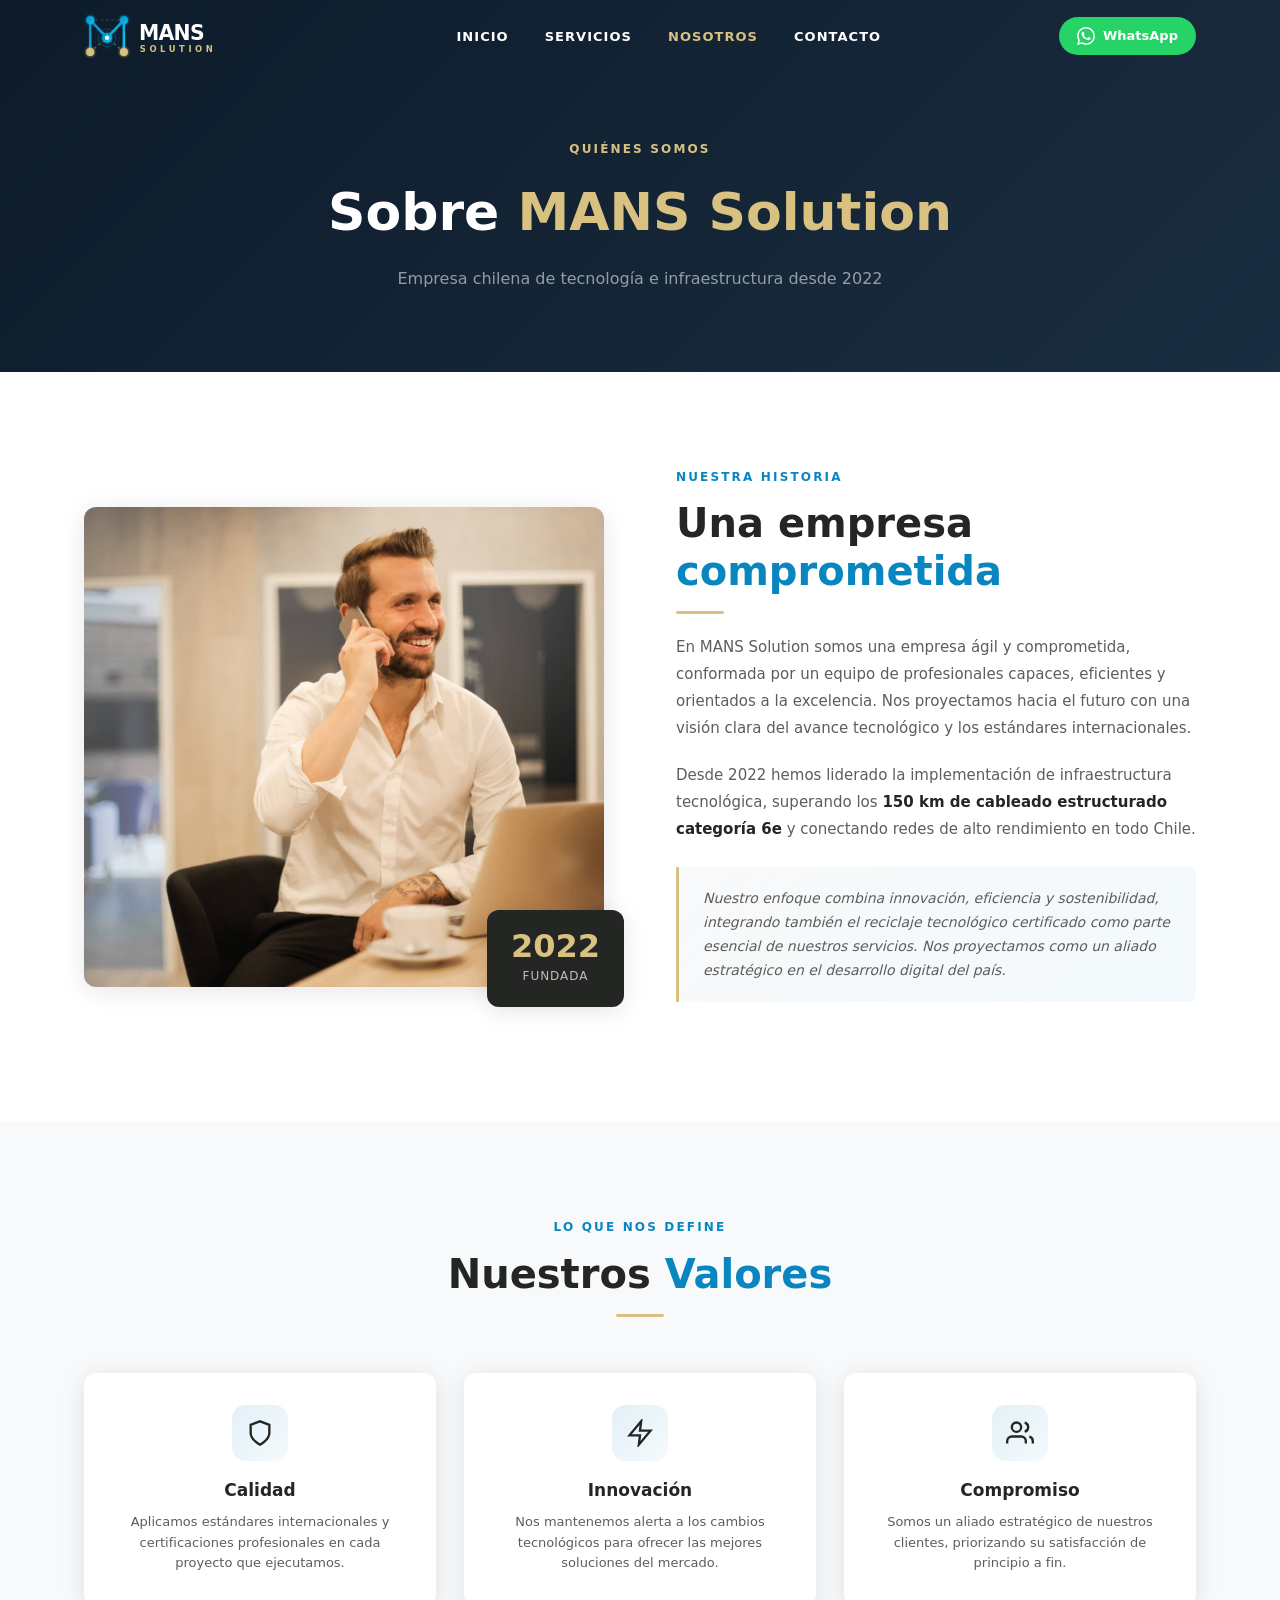
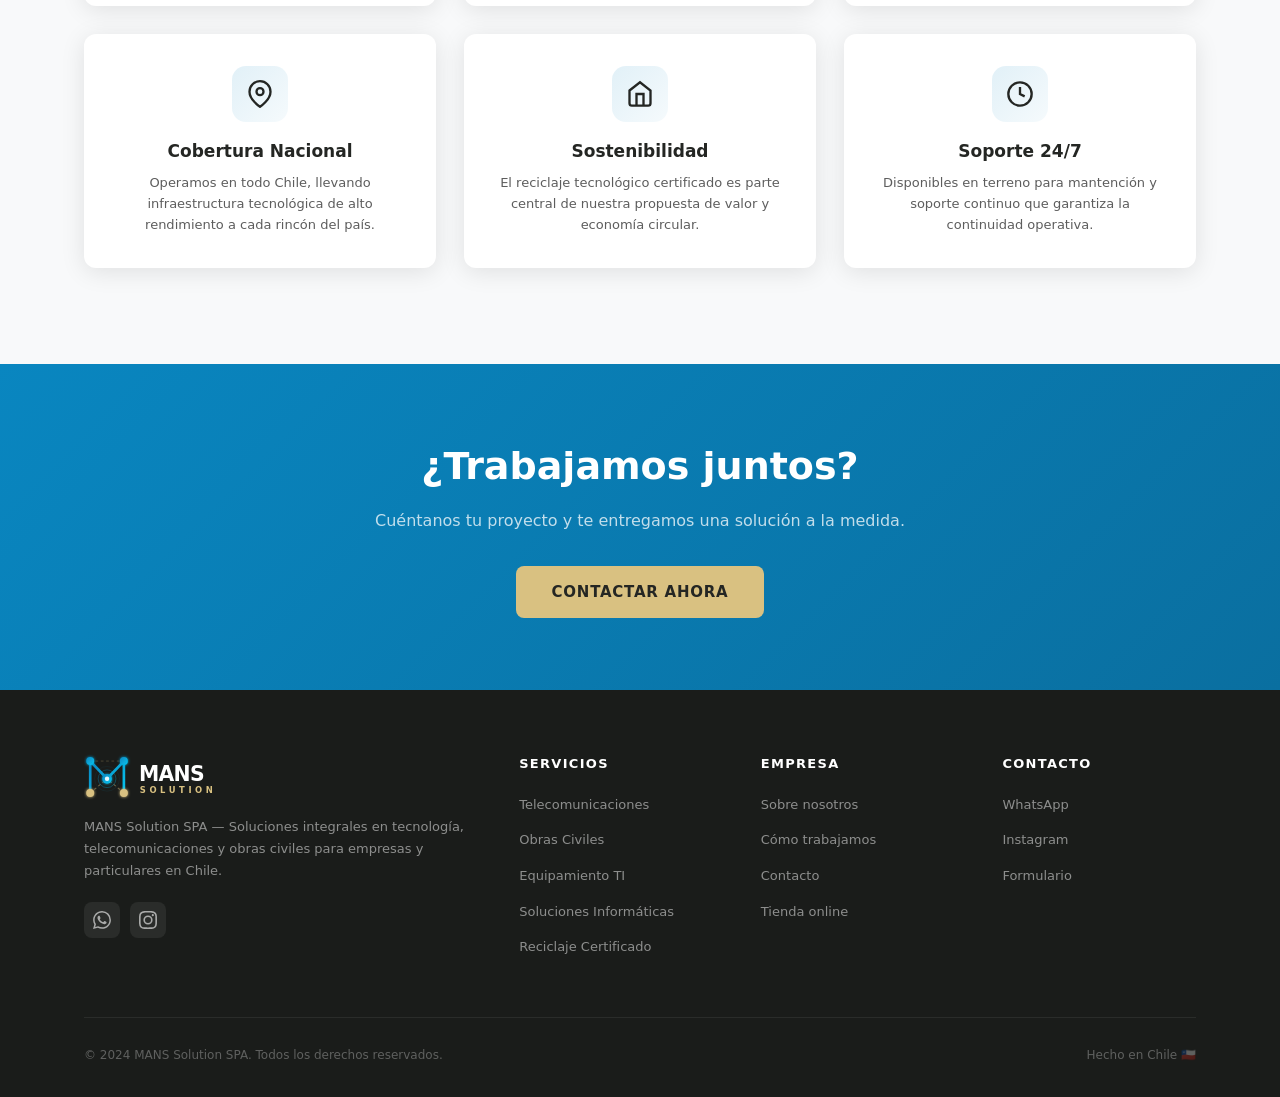
<file: about.html>
<!DOCTYPE html>
<html lang="es">
<head>
  <meta charset="UTF-8" />
  <meta name="viewport" content="width=device-width, initial-scale=1.0" />
  <title>Sobre Nosotros — MANS Solution</title>
  <meta name="description" content="Conoce a MANS Solution SPA, empresa chilena especializada en telecomunicaciones, obras civiles y soluciones TI desde 2022." />
  <link rel="icon" type="image/png" href="assets/images/logo.svg" />
  <link rel="preconnect" href="https://fonts.googleapis.com" />
  <link rel="preconnect" href="https://fonts.gstatic.com" crossorigin />
  <link href="https://fonts.googleapis.com/css2?family=Inter:wght@400;500;600;700;800&display=swap" rel="stylesheet" />
  <link rel="stylesheet" href="assets/css/style.css" />
</head>
<body>

  <!-- NAVBAR -->
  <nav class="navbar scrolled" aria-label="Navegación principal">
    <div class="container">
      <div class="navbar-inner">
        <a class="navbar-logo" href="index.html" aria-label="MANS Solution inicio">
          <img src="assets/images/logo.svg" alt="MANS Solution" />
        </a>
        <button class="hamburger" aria-label="Abrir menú">
          <span></span><span></span><span></span>
        </button>
        <ul class="navbar-menu">
          <li><a href="index.html">Inicio</a></li>
          <li><a href="index.html#servicios">Servicios</a></li>
          <li><a href="about.html" class="active">Nosotros</a></li>
          <li><a href="contact.html">Contacto</a></li>
        </ul>
        <div class="navbar-cta">
          <a class="btn-whatsapp" href="https://wa.me/message/4JNHH3KZWH4RF1" target="_blank" rel="noopener">
            <svg viewBox="0 0 24 24"><path d="M17.472 14.382c-.297-.149-1.758-.867-2.03-.967-.273-.099-.471-.148-.67.15-.197.297-.767.966-.94 1.164-.173.199-.347.223-.644.075-.297-.15-1.255-.463-2.39-1.475-.883-.788-1.48-1.761-1.653-2.059-.173-.297-.018-.458.13-.606.134-.133.298-.347.446-.52.149-.174.198-.298.298-.497.099-.198.05-.371-.025-.52-.075-.149-.669-1.612-.916-2.207-.242-.579-.487-.5-.669-.51-.173-.008-.371-.01-.57-.01-.198 0-.52.074-.792.372-.272.297-1.04 1.016-1.04 2.479 0 1.462 1.065 2.875 1.213 3.074.149.198 2.096 3.2 5.077 4.487.709.306 1.262.489 1.694.625.712.227 1.36.195 1.871.118.571-.085 1.758-.719 2.006-1.413.248-.694.248-1.289.173-1.413-.074-.124-.272-.198-.57-.347m-5.421 7.403h-.004a9.87 9.87 0 01-5.031-1.378l-.361-.214-3.741.982.998-3.648-.235-.374a9.86 9.86 0 01-1.51-5.26c.001-5.45 4.436-9.884 9.888-9.884 2.64 0 5.122 1.03 6.988 2.898a9.825 9.825 0 012.893 6.994c-.003 5.45-4.437 9.884-9.885 9.884m8.413-18.297A11.815 11.815 0 0012.05 0C5.495 0 .16 5.335.157 11.892c0 2.096.547 4.142 1.588 5.945L.057 24l6.305-1.654a11.882 11.882 0 005.683 1.448h.005c6.554 0 11.89-5.335 11.893-11.893a11.821 11.821 0 00-3.48-8.413Z"/></svg>
            WhatsApp
          </a>
        </div>
      </div>
    </div>
  </nav>

  <!-- PAGE HERO -->
  <div class="page-hero">
    <div class="container">
      <div class="section-eyebrow" style="color:var(--gold);margin-bottom:12px;">Quiénes somos</div>
      <h1>Sobre <span style="color:var(--gold);">MANS Solution</span></h1>
      <p>Empresa chilena de tecnología e infraestructura desde 2022</p>
    </div>
  </div>

  <!-- ABOUT MAIN -->
  <section class="about">
    <div class="container">
      <div class="about-grid">
        <div class="about-img-wrap fade-in">
          <img class="about-img-main" src="assets/images/2023/10/image1.jpg" alt="Equipo MANS Solution" loading="lazy" />
          <div class="about-img-badge">
            <strong>2022</strong>
            <span>Fundada</span>
          </div>
        </div>
        <div class="about-content fade-in fade-in-delay-1">
          <div class="section-eyebrow">Nuestra historia</div>
          <h2 class="section-title">Una empresa <span>comprometida</span></h2>
          <div class="gold-line"></div>
          <p style="font-size:15px;color:var(--gray);line-height:1.8;margin-bottom:20px;">
            En MANS Solution somos una empresa ágil y comprometida, conformada por un equipo de profesionales capaces, eficientes y orientados a la excelencia. Nos proyectamos hacia el futuro con una visión clara del avance tecnológico y los estándares internacionales.
          </p>
          <p style="font-size:15px;color:var(--gray);line-height:1.8;margin-bottom:20px;">
            Desde 2022 hemos liderado la implementación de infraestructura tecnológica, superando los <strong style="color:var(--dark)">150 km de cableado estructurado categoría 6e</strong> y conectando redes de alto rendimiento en todo Chile.
          </p>
          <div class="about-highlight">
            <p>Nuestro enfoque combina innovación, eficiencia y sostenibilidad, integrando también el reciclaje tecnológico certificado como parte esencial de nuestros servicios. Nos proyectamos como un aliado estratégico en el desarrollo digital del país.</p>
          </div>
        </div>
      </div>
    </div>
  </section>

  <!-- VALUES -->
  <section class="about-values">
    <div class="container">
      <div class="section-header centered">
        <div class="section-eyebrow fade-in">Lo que nos define</div>
        <h2 class="section-title fade-in">Nuestros <span>Valores</span></h2>
        <div class="gold-line fade-in"></div>
      </div>
      <div class="values-grid">
        <div class="value-card fade-in">
          <div class="value-icon">
            <svg viewBox="0 0 24 24"><path d="M12 22s8-4 8-10V5l-8-3-8 3v7c0 6 8 10 8 10z" stroke="currentColor" stroke-width="2" fill="none"/></svg>
          </div>
          <h3>Calidad</h3>
          <p>Aplicamos estándares internacionales y certificaciones profesionales en cada proyecto que ejecutamos.</p>
        </div>
        <div class="value-card fade-in fade-in-delay-1">
          <div class="value-icon">
            <svg viewBox="0 0 24 24"><path d="M13 2L3 14h9l-1 8 10-12h-9l1-8z" stroke="currentColor" stroke-width="2" fill="none"/></svg>
          </div>
          <h3>Innovación</h3>
          <p>Nos mantenemos alerta a los cambios tecnológicos para ofrecer las mejores soluciones del mercado.</p>
        </div>
        <div class="value-card fade-in fade-in-delay-2">
          <div class="value-icon">
            <svg viewBox="0 0 24 24"><path d="M17 21v-2a4 4 0 0 0-4-4H5a4 4 0 0 0-4 4v2M9 11a4 4 0 1 0 0-8 4 4 0 0 0 0 8zM23 21v-2a4 4 0 0 0-3-3.87M16 3.13a4 4 0 0 1 0 7.75" stroke="currentColor" stroke-width="2" fill="none"/></svg>
          </div>
          <h3>Compromiso</h3>
          <p>Somos un aliado estratégico de nuestros clientes, priorizando su satisfacción de principio a fin.</p>
        </div>
        <div class="value-card fade-in">
          <div class="value-icon">
            <svg viewBox="0 0 24 24"><path d="M21 10c0 7-9 13-9 13s-9-6-9-13a9 9 0 0 1 18 0z" stroke="currentColor" stroke-width="2" fill="none"/><circle cx="12" cy="10" r="3" stroke="currentColor" stroke-width="2" fill="none"/></svg>
          </div>
          <h3>Cobertura Nacional</h3>
          <p>Operamos en todo Chile, llevando infraestructura tecnológica de alto rendimiento a cada rincón del país.</p>
        </div>
        <div class="value-card fade-in fade-in-delay-1">
          <div class="value-icon">
            <svg viewBox="0 0 24 24"><path d="M3 9l9-7 9 7v11a2 2 0 0 1-2 2H5a2 2 0 0 1-2-2z" stroke="currentColor" stroke-width="2" fill="none"/><polyline points="9 22 9 12 15 12 15 22" stroke="currentColor" stroke-width="2" fill="none"/></svg>
          </div>
          <h3>Sostenibilidad</h3>
          <p>El reciclaje tecnológico certificado es parte central de nuestra propuesta de valor y economía circular.</p>
        </div>
        <div class="value-card fade-in fade-in-delay-2">
          <div class="value-icon">
            <svg viewBox="0 0 24 24"><circle cx="12" cy="12" r="10" stroke="currentColor" stroke-width="2" fill="none"/><polyline points="12 6 12 12 16 14" stroke="currentColor" stroke-width="2" fill="none"/></svg>
          </div>
          <h3>Soporte 24/7</h3>
          <p>Disponibles en terreno para mantención y soporte continuo que garantiza la continuidad operativa.</p>
        </div>
      </div>
    </div>
  </section>

  <!-- CTA -->
  <div class="cta-strip">
    <div class="container">
      <h2 class="fade-in">¿Trabajamos juntos?</h2>
      <p class="fade-in fade-in-delay-1">Cuéntanos tu proyecto y te entregamos una solución a la medida.</p>
      <a class="btn-gold fade-in fade-in-delay-2" href="contact.html">Contactar ahora</a>
    </div>
  </div>

  <!-- FOOTER -->
  <footer>
    <div class="container">
      <div class="footer-grid">
        <div class="footer-brand">
          <img src="assets/images/logo.svg" alt="MANS Solution" />
          <p>MANS Solution SPA — Soluciones integrales en tecnología, telecomunicaciones y obras civiles para empresas y particulares en Chile.</p>
          <div class="footer-social">
            <a class="social-btn" href="https://wa.me/message/4JNHH3KZWH4RF1" target="_blank" rel="noopener" aria-label="WhatsApp">
              <svg viewBox="0 0 24 24"><path d="M17.472 14.382c-.297-.149-1.758-.867-2.03-.967-.273-.099-.471-.148-.67.15-.197.297-.767.966-.94 1.164-.173.199-.347.223-.644.075-.297-.15-1.255-.463-2.39-1.475-.883-.788-1.48-1.761-1.653-2.059-.173-.297-.018-.458.13-.606.134-.133.298-.347.446-.52.149-.174.198-.298.298-.497.099-.198.05-.371-.025-.52-.075-.149-.669-1.612-.916-2.207-.242-.579-.487-.5-.669-.51-.173-.008-.371-.01-.57-.01-.198 0-.52.074-.792.372-.272.297-1.04 1.016-1.04 2.479 0 1.462 1.065 2.875 1.213 3.074.149.198 2.096 3.2 5.077 4.487.709.306 1.262.489 1.694.625.712.227 1.36.195 1.871.118.571-.085 1.758-.719 2.006-1.413.248-.694.248-1.289.173-1.413-.074-.124-.272-.198-.57-.347m-5.421 7.403h-.004a9.87 9.87 0 01-5.031-1.378l-.361-.214-3.741.982.998-3.648-.235-.374a9.86 9.86 0 01-1.51-5.26c.001-5.45 4.436-9.884 9.888-9.884 2.64 0 5.122 1.03 6.988 2.898a9.825 9.825 0 012.893 6.994c-.003 5.45-4.437 9.884-9.885 9.884m8.413-18.297A11.815 11.815 0 0012.05 0C5.495 0 .16 5.335.157 11.892c0 2.096.547 4.142 1.588 5.945L.057 24l6.305-1.654a11.882 11.882 0 005.683 1.448h.005c6.554 0 11.89-5.335 11.893-11.893a11.821 11.821 0 00-3.48-8.413Z"/></svg>
            </a>
            <a class="social-btn" href="https://www.instagram.com/mans_solution/" target="_blank" rel="noopener" aria-label="Instagram">
              <svg viewBox="0 0 24 24"><path d="M12 2.163c3.204 0 3.584.012 4.85.07 3.252.148 4.771 1.691 4.919 4.919.058 1.265.069 1.645.069 4.849 0 3.205-.012 3.584-.069 4.849-.149 3.225-1.664 4.771-4.919 4.919-1.266.058-1.644.07-4.85.07-3.204 0-3.584-.012-4.849-.07-3.26-.149-4.771-1.699-4.919-4.92-.058-1.265-.07-1.644-.07-4.849 0-3.204.013-3.583.07-4.849.149-3.227 1.664-4.771 4.919-4.919 1.266-.057 1.645-.069 4.849-.069zm0-2.163c-3.259 0-3.667.014-4.947.072-4.358.2-6.78 2.618-6.98 6.98-.059 1.281-.073 1.689-.073 4.948 0 3.259.014 3.668.072 4.948.2 4.358 2.618 6.78 6.98 6.98 1.281.058 1.689.072 4.948.072 3.259 0 3.668-.014 4.948-.072 4.354-.2 6.782-2.618 6.979-6.98.059-1.28.073-1.689.073-4.948 0-3.259-.014-3.667-.072-4.947-.196-4.354-2.617-6.78-6.979-6.98-1.281-.059-1.69-.073-4.949-.073zm0 5.838a6.162 6.162 0 1 0 0 12.324 6.162 6.162 0 0 0 0-12.324zM12 16a4 4 0 1 1 0-8 4 4 0 0 1 0 8zm6.406-11.845a1.44 1.44 0 1 0 0 2.881 1.44 1.44 0 0 0 0-2.881z"/></svg>
            </a>
          </div>
        </div>
        <div class="footer-col">
          <h4>Servicios</h4>
          <ul>
            <li><a href="index.html#servicios">Telecomunicaciones</a></li>
            <li><a href="index.html#servicios">Obras Civiles</a></li>
            <li><a href="index.html#servicios">Equipamiento TI</a></li>
            <li><a href="index.html#servicios">Soluciones Informáticas</a></li>
            <li><a href="https://reciclaje.manssolution.cl/" target="_blank" rel="noopener">Reciclaje Certificado</a></li>
          </ul>
        </div>
        <div class="footer-col">
          <h4>Empresa</h4>
          <ul>
            <li><a href="about.html">Sobre nosotros</a></li>
            <li><a href="index.html#como-trabajamos">Cómo trabajamos</a></li>
            <li><a href="contact.html">Contacto</a></li>
            <li><a href="https://ventas.manssolution.cl" target="_blank" rel="noopener">Tienda online</a></li>
          </ul>
        </div>
        <div class="footer-col">
          <h4>Contacto</h4>
          <ul>
            <li><a href="https://wa.me/message/4JNHH3KZWH4RF1" target="_blank" rel="noopener">WhatsApp</a></li>
            <li><a href="https://www.instagram.com/mans_solution/" target="_blank" rel="noopener">Instagram</a></li>
            <li><a href="contact.html">Formulario</a></li>
          </ul>
        </div>
      </div>
      <div class="footer-bottom">
        <span>© 2024 MANS Solution SPA. Todos los derechos reservados.</span>
        <span>Hecho en Chile 🇨🇱</span>
      </div>
    </div>
  </footer>

  <script src="assets/js/main.js"></script>
</body>
</html>
</file>
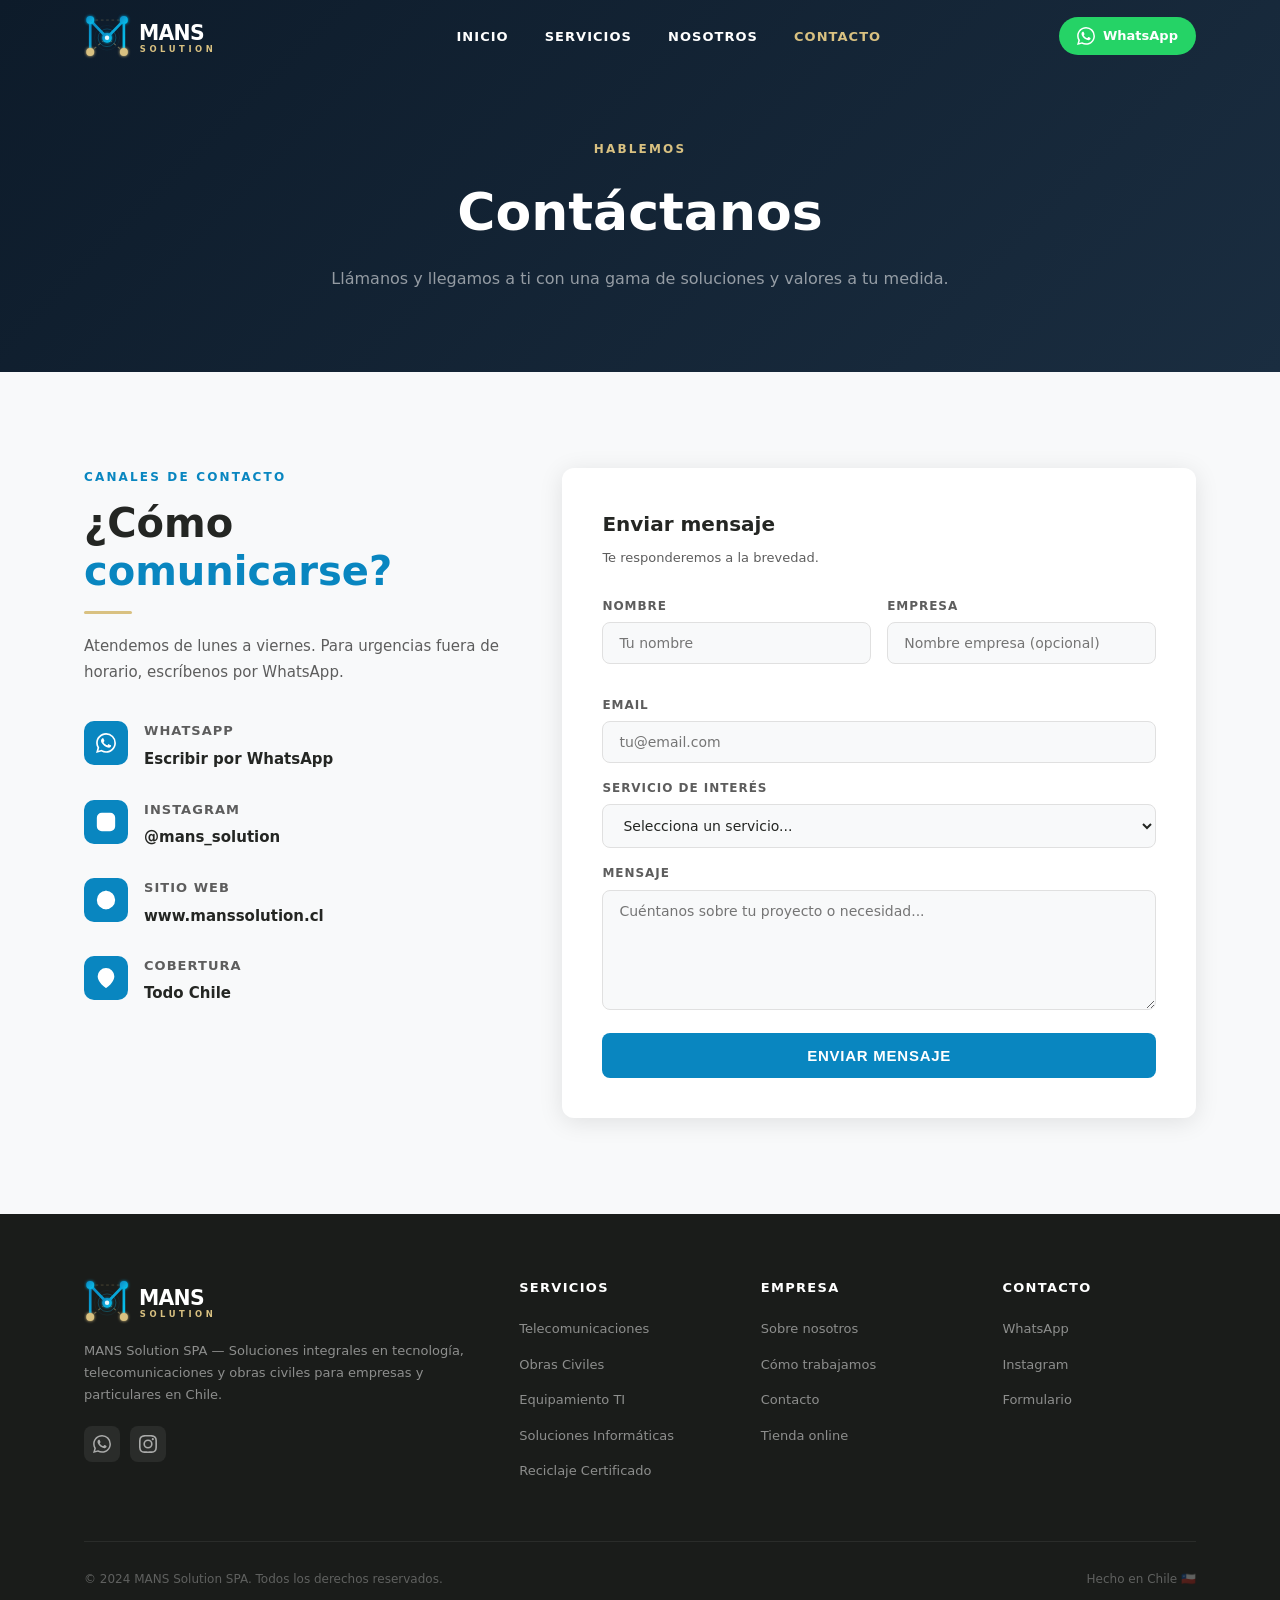
<file: contact.html>
<!DOCTYPE html>
<html lang="es">
<head>
  <meta charset="UTF-8" />
  <meta name="viewport" content="width=device-width, initial-scale=1.0" />
  <title>Contacto — MANS Solution</title>
  <meta name="description" content="Contáctate con MANS Solution. Te respondemos rápido y llegamos a ti con una solución a tu medida." />
  <link rel="icon" type="image/png" href="assets/images/logo.svg" />
  <link rel="preconnect" href="https://fonts.googleapis.com" />
  <link rel="preconnect" href="https://fonts.gstatic.com" crossorigin />
  <link href="https://fonts.googleapis.com/css2?family=Inter:wght@400;500;600;700;800&display=swap" rel="stylesheet" />
  <link rel="stylesheet" href="assets/css/style.css" />
</head>
<body>

  <!-- NAVBAR -->
  <nav class="navbar scrolled" aria-label="Navegación principal">
    <div class="container">
      <div class="navbar-inner">
        <a class="navbar-logo" href="index.html" aria-label="MANS Solution inicio">
          <img src="assets/images/logo.svg" alt="MANS Solution" />
        </a>
        <button class="hamburger" aria-label="Abrir menú">
          <span></span><span></span><span></span>
        </button>
        <ul class="navbar-menu">
          <li><a href="index.html">Inicio</a></li>
          <li><a href="index.html#servicios">Servicios</a></li>
          <li><a href="about.html">Nosotros</a></li>
          <li><a href="contact.html" class="active">Contacto</a></li>
        </ul>
        <div class="navbar-cta">
          <a class="btn-whatsapp" href="https://wa.me/message/4JNHH3KZWH4RF1" target="_blank" rel="noopener">
            <svg viewBox="0 0 24 24"><path d="M17.472 14.382c-.297-.149-1.758-.867-2.03-.967-.273-.099-.471-.148-.67.15-.197.297-.767.966-.94 1.164-.173.199-.347.223-.644.075-.297-.15-1.255-.463-2.39-1.475-.883-.788-1.48-1.761-1.653-2.059-.173-.297-.018-.458.13-.606.134-.133.298-.347.446-.52.149-.174.198-.298.298-.497.099-.198.05-.371-.025-.52-.075-.149-.669-1.612-.916-2.207-.242-.579-.487-.5-.669-.51-.173-.008-.371-.01-.57-.01-.198 0-.52.074-.792.372-.272.297-1.04 1.016-1.04 2.479 0 1.462 1.065 2.875 1.213 3.074.149.198 2.096 3.2 5.077 4.487.709.306 1.262.489 1.694.625.712.227 1.36.195 1.871.118.571-.085 1.758-.719 2.006-1.413.248-.694.248-1.289.173-1.413-.074-.124-.272-.198-.57-.347m-5.421 7.403h-.004a9.87 9.87 0 01-5.031-1.378l-.361-.214-3.741.982.998-3.648-.235-.374a9.86 9.86 0 01-1.51-5.26c.001-5.45 4.436-9.884 9.888-9.884 2.64 0 5.122 1.03 6.988 2.898a9.825 9.825 0 012.893 6.994c-.003 5.45-4.437 9.884-9.885 9.884m8.413-18.297A11.815 11.815 0 0012.05 0C5.495 0 .16 5.335.157 11.892c0 2.096.547 4.142 1.588 5.945L.057 24l6.305-1.654a11.882 11.882 0 005.683 1.448h.005c6.554 0 11.89-5.335 11.893-11.893a11.821 11.821 0 00-3.48-8.413Z"/></svg>
            WhatsApp
          </a>
        </div>
      </div>
    </div>
  </nav>

  <!-- PAGE HERO -->
  <div class="page-hero">
    <div class="container">
      <div class="section-eyebrow" style="color:var(--gold);margin-bottom:12px;">Hablemos</div>
      <h1>Contáctanos</h1>
      <p>Llámanos y llegamos a ti con una gama de soluciones y valores a tu medida.</p>
    </div>
  </div>

  <!-- CONTACT SECTION -->
  <section class="contact-section">
    <div class="container">
      <div class="contact-grid">
        <!-- Contact Info -->
        <div>
          <div class="section-eyebrow fade-in">Canales de contacto</div>
          <h2 class="section-title fade-in">¿Cómo <span>comunicarse?</span></h2>
          <div class="gold-line fade-in"></div>
          <p style="font-size:15px;color:var(--gray);line-height:1.7;margin-bottom:36px;" class="fade-in">
            Atendemos de lunes a viernes. Para urgencias fuera de horario, escríbenos por WhatsApp.
          </p>

          <div class="contact-info-item fade-in">
            <div class="contact-info-icon">
              <svg viewBox="0 0 24 24"><path d="M17.472 14.382c-.297-.149-1.758-.867-2.03-.967-.273-.099-.471-.148-.67.15-.197.297-.767.966-.94 1.164-.173.199-.347.223-.644.075-.297-.15-1.255-.463-2.39-1.475-.883-.788-1.48-1.761-1.653-2.059-.173-.297-.018-.458.13-.606.134-.133.298-.347.446-.52.149-.174.198-.298.298-.497.099-.198.05-.371-.025-.52-.075-.149-.669-1.612-.916-2.207-.242-.579-.487-.5-.669-.51-.173-.008-.371-.01-.57-.01-.198 0-.52.074-.792.372-.272.297-1.04 1.016-1.04 2.479 0 1.462 1.065 2.875 1.213 3.074.149.198 2.096 3.2 5.077 4.487.709.306 1.262.489 1.694.625.712.227 1.36.195 1.871.118.571-.085 1.758-.719 2.006-1.413.248-.694.248-1.289.173-1.413-.074-.124-.272-.198-.57-.347m-5.421 7.403h-.004a9.87 9.87 0 01-5.031-1.378l-.361-.214-3.741.982.998-3.648-.235-.374a9.86 9.86 0 01-1.51-5.26c.001-5.45 4.436-9.884 9.888-9.884 2.64 0 5.122 1.03 6.988 2.898a9.825 9.825 0 012.893 6.994c-.003 5.45-4.437 9.884-9.885 9.884m8.413-18.297A11.815 11.815 0 0012.05 0C5.495 0 .16 5.335.157 11.892c0 2.096.547 4.142 1.588 5.945L.057 24l6.305-1.654a11.882 11.882 0 005.683 1.448h.005c6.554 0 11.89-5.335 11.893-11.893a11.821 11.821 0 00-3.48-8.413Z" fill="white"/></svg>
            </div>
            <div>
              <h4>WhatsApp</h4>
              <a href="https://wa.me/message/4JNHH3KZWH4RF1" target="_blank" rel="noopener">Escribir por WhatsApp</a>
            </div>
          </div>

          <div class="contact-info-item fade-in fade-in-delay-1">
            <div class="contact-info-icon">
              <svg viewBox="0 0 24 24" fill="none" stroke="white" stroke-width="2"><rect x="2" y="2" width="20" height="20" rx="5" ry="5"/><path d="M16 11.37A4 4 0 1 1 12.63 8 4 4 0 0 1 16 11.37z"/><line x1="17.5" y1="6.5" x2="17.51" y2="6.5"/></svg>
            </div>
            <div>
              <h4>Instagram</h4>
              <a href="https://www.instagram.com/mans_solution/" target="_blank" rel="noopener">@mans_solution</a>
            </div>
          </div>

          <div class="contact-info-item fade-in fade-in-delay-2">
            <div class="contact-info-icon">
              <svg viewBox="0 0 24 24" fill="none" stroke="white" stroke-width="2"><circle cx="12" cy="12" r="10"/><line x1="2" y1="12" x2="22" y2="12"/><path d="M12 2a15.3 15.3 0 0 1 4 10 15.3 15.3 0 0 1-4 10 15.3 15.3 0 0 1-4-10 15.3 15.3 0 0 1 4-10z"/></svg>
            </div>
            <div>
              <h4>Sitio web</h4>
              <a href="https://www.manssolution.cl" target="_blank" rel="noopener">www.manssolution.cl</a>
            </div>
          </div>

          <div class="contact-info-item fade-in fade-in-delay-3">
            <div class="contact-info-icon">
              <svg viewBox="0 0 24 24" fill="none" stroke="white" stroke-width="2"><path d="M21 10c0 7-9 13-9 13s-9-6-9-13a9 9 0 0 1 18 0z"/><circle cx="12" cy="10" r="3"/></svg>
            </div>
            <div>
              <h4>Cobertura</h4>
              <p>Todo Chile</p>
            </div>
          </div>
        </div>

        <!-- Contact Form -->
        <div class="contact-form fade-in fade-in-delay-1">
          <h3 style="font-size:20px;font-weight:800;color:var(--dark);margin-bottom:8px;">Enviar mensaje</h3>
          <p style="font-size:13px;color:var(--gray);margin-bottom:28px;">Te responderemos a la brevedad.</p>
          <form>
            <div class="form-row">
              <div class="form-group">
                <label for="nombre">Nombre</label>
                <input type="text" id="nombre" name="nombre" placeholder="Tu nombre" required />
              </div>
              <div class="form-group">
                <label for="empresa">Empresa</label>
                <input type="text" id="empresa" name="empresa" placeholder="Nombre empresa (opcional)" />
              </div>
            </div>
            <div class="form-group">
              <label for="email">Email</label>
              <input type="email" id="email" name="email" placeholder="tu@email.com" required />
            </div>
            <div class="form-group">
              <label for="servicio">Servicio de interés</label>
              <select id="servicio" name="servicio">
                <option value="">Selecciona un servicio...</option>
                <option value="telecomunicaciones">Telecomunicaciones</option>
                <option value="obras-civiles">Obras Civiles</option>
                <option value="equipamiento">Equipamiento Tecnológico</option>
                <option value="informatica">Soluciones Informáticas</option>
                <option value="reciclaje">Reciclaje Certificado</option>
                <option value="otro">Otro</option>
              </select>
            </div>
            <div class="form-group">
              <label for="mensaje">Mensaje</label>
              <textarea id="mensaje" name="mensaje" placeholder="Cuéntanos sobre tu proyecto o necesidad..." required></textarea>
            </div>
            <button type="submit" class="btn-submit">Enviar mensaje</button>
          </form>
        </div>
      </div>
    </div>
  </section>

  <!-- FOOTER -->
  <footer>
    <div class="container">
      <div class="footer-grid">
        <div class="footer-brand">
          <img src="assets/images/logo.svg" alt="MANS Solution" />
          <p>MANS Solution SPA — Soluciones integrales en tecnología, telecomunicaciones y obras civiles para empresas y particulares en Chile.</p>
          <div class="footer-social">
            <a class="social-btn" href="https://wa.me/message/4JNHH3KZWH4RF1" target="_blank" rel="noopener" aria-label="WhatsApp">
              <svg viewBox="0 0 24 24"><path d="M17.472 14.382c-.297-.149-1.758-.867-2.03-.967-.273-.099-.471-.148-.67.15-.197.297-.767.966-.94 1.164-.173.199-.347.223-.644.075-.297-.15-1.255-.463-2.39-1.475-.883-.788-1.48-1.761-1.653-2.059-.173-.297-.018-.458.13-.606.134-.133.298-.347.446-.52.149-.174.198-.298.298-.497.099-.198.05-.371-.025-.52-.075-.149-.669-1.612-.916-2.207-.242-.579-.487-.5-.669-.51-.173-.008-.371-.01-.57-.01-.198 0-.52.074-.792.372-.272.297-1.04 1.016-1.04 2.479 0 1.462 1.065 2.875 1.213 3.074.149.198 2.096 3.2 5.077 4.487.709.306 1.262.489 1.694.625.712.227 1.36.195 1.871.118.571-.085 1.758-.719 2.006-1.413.248-.694.248-1.289.173-1.413-.074-.124-.272-.198-.57-.347m-5.421 7.403h-.004a9.87 9.87 0 01-5.031-1.378l-.361-.214-3.741.982.998-3.648-.235-.374a9.86 9.86 0 01-1.51-5.26c.001-5.45 4.436-9.884 9.888-9.884 2.64 0 5.122 1.03 6.988 2.898a9.825 9.825 0 012.893 6.994c-.003 5.45-4.437 9.884-9.885 9.884m8.413-18.297A11.815 11.815 0 0012.05 0C5.495 0 .16 5.335.157 11.892c0 2.096.547 4.142 1.588 5.945L.057 24l6.305-1.654a11.882 11.882 0 005.683 1.448h.005c6.554 0 11.89-5.335 11.893-11.893a11.821 11.821 0 00-3.48-8.413Z"/></svg>
            </a>
            <a class="social-btn" href="https://www.instagram.com/mans_solution/" target="_blank" rel="noopener" aria-label="Instagram">
              <svg viewBox="0 0 24 24"><path d="M12 2.163c3.204 0 3.584.012 4.85.07 3.252.148 4.771 1.691 4.919 4.919.058 1.265.069 1.645.069 4.849 0 3.205-.012 3.584-.069 4.849-.149 3.225-1.664 4.771-4.919 4.919-1.266.058-1.644.07-4.85.07-3.204 0-3.584-.012-4.849-.07-3.26-.149-4.771-1.699-4.919-4.92-.058-1.265-.07-1.644-.07-4.849 0-3.204.013-3.583.07-4.849.149-3.227 1.664-4.771 4.919-4.919 1.266-.057 1.645-.069 4.849-.069zm0-2.163c-3.259 0-3.667.014-4.947.072-4.358.2-6.78 2.618-6.98 6.98-.059 1.281-.073 1.689-.073 4.948 0 3.259.014 3.668.072 4.948.2 4.358 2.618 6.78 6.98 6.98 1.281.058 1.689.072 4.948.072 3.259 0 3.668-.014 4.948-.072 4.354-.2 6.782-2.618 6.979-6.98.059-1.28.073-1.689.073-4.948 0-3.259-.014-3.667-.072-4.947-.196-4.354-2.617-6.78-6.979-6.98-1.281-.059-1.69-.073-4.949-.073zm0 5.838a6.162 6.162 0 1 0 0 12.324 6.162 6.162 0 0 0 0-12.324zM12 16a4 4 0 1 1 0-8 4 4 0 0 1 0 8zm6.406-11.845a1.44 1.44 0 1 0 0 2.881 1.44 1.44 0 0 0 0-2.881z"/></svg>
            </a>
          </div>
        </div>
        <div class="footer-col">
          <h4>Servicios</h4>
          <ul>
            <li><a href="index.html#servicios">Telecomunicaciones</a></li>
            <li><a href="index.html#servicios">Obras Civiles</a></li>
            <li><a href="index.html#servicios">Equipamiento TI</a></li>
            <li><a href="index.html#servicios">Soluciones Informáticas</a></li>
            <li><a href="https://reciclaje.manssolution.cl/" target="_blank" rel="noopener">Reciclaje Certificado</a></li>
          </ul>
        </div>
        <div class="footer-col">
          <h4>Empresa</h4>
          <ul>
            <li><a href="about.html">Sobre nosotros</a></li>
            <li><a href="index.html#como-trabajamos">Cómo trabajamos</a></li>
            <li><a href="contact.html">Contacto</a></li>
            <li><a href="https://ventas.manssolution.cl" target="_blank" rel="noopener">Tienda online</a></li>
          </ul>
        </div>
        <div class="footer-col">
          <h4>Contacto</h4>
          <ul>
            <li><a href="https://wa.me/message/4JNHH3KZWH4RF1" target="_blank" rel="noopener">WhatsApp</a></li>
            <li><a href="https://www.instagram.com/mans_solution/" target="_blank" rel="noopener">Instagram</a></li>
            <li><a href="contact.html">Formulario</a></li>
          </ul>
        </div>
      </div>
      <div class="footer-bottom">
        <span>© 2024 MANS Solution SPA. Todos los derechos reservados.</span>
        <span>Hecho en Chile 🇨🇱</span>
      </div>
    </div>
  </footer>

  <script src="assets/js/main.js"></script>
</body>
</html>
</file>
<file: assets/css/style.css>
/* ============================================================
   MANS Solution — Main Stylesheet
   Colors: Blue #0986c0 | Gold #d9c181 | Dark #242623 | Gray #5d5d5d
   ============================================================ */

*, *::before, *::after { box-sizing: border-box; margin: 0; padding: 0; }

:root {
  --blue: #0986c0;
  --gold: #d9c181;
  --dark: #242623;
  --gray: #5d5d5d;
  --light-bg: #f8f9fa;
  --white: #ffffff;
  --transition: 0.3s ease;
  --shadow: 0 4px 24px rgba(0,0,0,0.10);
  --radius: 12px;
}

html { scroll-behavior: smooth; }

body {
  font-family: 'Segoe UI', system-ui, sans-serif;
  color: var(--dark);
  background: var(--white);
  line-height: 1.6;
  overflow-x: hidden;
}

img { max-width: 100%; height: auto; display: block; }

a { color: inherit; text-decoration: none; }

.container {
  max-width: 1160px;
  margin: 0 auto;
  padding: 0 24px;
}

/* ---- FADE-IN ANIMATION ---- */
.fade-in {
  opacity: 0;
  transform: translateY(28px);
  transition: opacity 0.7s ease, transform 0.7s ease;
}
.fade-in.visible {
  opacity: 1;
  transform: translateY(0);
}
.fade-in-delay-1 { transition-delay: 0.1s; }
.fade-in-delay-2 { transition-delay: 0.2s; }
.fade-in-delay-3 { transition-delay: 0.3s; }
.fade-in-delay-4 { transition-delay: 0.4s; }

/* ============================================================
   NAVBAR
   ============================================================ */
.navbar {
  position: fixed;
  top: 0; left: 0; right: 0;
  z-index: 1000;
  padding: 0;
  transition: background var(--transition), box-shadow var(--transition);
  background: transparent;
}
.navbar.scrolled {
  background: rgba(36, 38, 35, 0.97);
  box-shadow: 0 2px 20px rgba(0,0,0,0.3);
}
.navbar-inner {
  display: flex;
  align-items: center;
  justify-content: space-between;
  height: 72px;
  gap: 24px;
}
.navbar-logo img {
  height: 44px;
  width: auto;
}
.navbar-menu {
  display: flex;
  list-style: none;
  gap: 8px;
  align-items: center;
}
.navbar-menu a {
  font-size: 13px;
  font-weight: 600;
  letter-spacing: 0.08em;
  text-transform: uppercase;
  color: var(--white);
  padding: 8px 14px;
  border-radius: 6px;
  transition: color var(--transition), background var(--transition);
}
.navbar-menu a:hover, .navbar-menu a.active {
  color: var(--gold);
}
.navbar-cta {
  display: flex;
  align-items: center;
  gap: 16px;
}
.btn-whatsapp {
  display: flex;
  align-items: center;
  gap: 8px;
  background: #25d366;
  color: var(--white) !important;
  padding: 9px 18px;
  border-radius: 24px;
  font-size: 13px;
  font-weight: 700;
  transition: transform var(--transition), box-shadow var(--transition);
}
.btn-whatsapp:hover {
  transform: translateY(-2px);
  box-shadow: 0 4px 16px rgba(37, 211, 102, 0.4);
}
.btn-whatsapp svg { width: 18px; height: 18px; fill: currentColor; }

/* Hamburger */
.hamburger {
  display: none;
  flex-direction: column;
  gap: 5px;
  cursor: pointer;
  padding: 8px;
  background: none;
  border: none;
}
.hamburger span {
  display: block;
  width: 24px;
  height: 2px;
  background: var(--white);
  border-radius: 2px;
  transition: var(--transition);
}
.hamburger.open span:nth-child(1) { transform: translateY(7px) rotate(45deg); }
.hamburger.open span:nth-child(2) { opacity: 0; }
.hamburger.open span:nth-child(3) { transform: translateY(-7px) rotate(-45deg); }

/* ============================================================
   HERO
   ============================================================ */
.hero {
  position: relative;
  min-height: 100vh;
  display: flex;
  align-items: center;
  justify-content: center;
  text-align: center;
  overflow: hidden;
  background: linear-gradient(135deg, #0d1b2a 0%, #1a2d40 40%, #0f2233 100%);
}
.hero-bg {
  position: absolute;
  inset: 0;
  background:
    radial-gradient(ellipse at 20% 50%, rgba(9, 134, 192, 0.18) 0%, transparent 60%),
    radial-gradient(ellipse at 80% 20%, rgba(217, 193, 129, 0.10) 0%, transparent 50%);
}
.hero-grid {
  position: absolute;
  inset: 0;
  background-image:
    linear-gradient(rgba(9,134,192,0.06) 1px, transparent 1px),
    linear-gradient(90deg, rgba(9,134,192,0.06) 1px, transparent 1px);
  background-size: 60px 60px;
}
.hero-content {
  position: relative;
  z-index: 2;
  max-width: 760px;
  padding: 120px 24px 80px;
}
.hero-eyebrow {
  display: inline-block;
  font-size: 12px;
  font-weight: 700;
  letter-spacing: 0.2em;
  text-transform: uppercase;
  color: var(--gold);
  background: rgba(217,193,129,0.12);
  border: 1px solid rgba(217,193,129,0.3);
  padding: 6px 16px;
  border-radius: 20px;
  margin-bottom: 28px;
  animation: fadeDown 0.8s ease both;
}
.hero-title {
  font-size: clamp(36px, 7vw, 72px);
  font-weight: 800;
  color: var(--white);
  line-height: 1.1;
  margin-bottom: 16px;
  animation: fadeDown 0.8s 0.15s ease both;
  letter-spacing: -0.02em;
}
.hero-title span { color: var(--gold); }
.hero-subtitle {
  font-size: clamp(18px, 3vw, 26px);
  font-weight: 600;
  color: rgba(255,255,255,0.75);
  margin-bottom: 16px;
  animation: fadeDown 0.8s 0.25s ease both;
}
.hero-desc {
  font-size: 15px;
  color: rgba(255,255,255,0.55);
  max-width: 520px;
  margin: 0 auto 36px;
  line-height: 1.7;
  animation: fadeDown 0.8s 0.35s ease both;
}
.hero-actions {
  display: flex;
  gap: 16px;
  justify-content: center;
  flex-wrap: wrap;
  animation: fadeDown 0.8s 0.45s ease both;
}
.btn-primary {
  background: var(--blue);
  color: var(--white);
  padding: 14px 32px;
  border-radius: 8px;
  font-weight: 700;
  font-size: 14px;
  letter-spacing: 0.05em;
  text-transform: uppercase;
  transition: transform var(--transition), box-shadow var(--transition);
  border: 2px solid transparent;
}
.btn-primary:hover {
  transform: translateY(-3px);
  box-shadow: 0 8px 28px rgba(9,134,192,0.45);
}
.btn-outline {
  background: transparent;
  color: var(--white);
  padding: 14px 32px;
  border-radius: 8px;
  font-weight: 700;
  font-size: 14px;
  letter-spacing: 0.05em;
  text-transform: uppercase;
  border: 2px solid rgba(255,255,255,0.35);
  transition: border-color var(--transition), color var(--transition), transform var(--transition);
}
.btn-outline:hover {
  border-color: var(--gold);
  color: var(--gold);
  transform: translateY(-3px);
}
.hero-scroll {
  position: absolute;
  bottom: 32px;
  left: 50%;
  transform: translateX(-50%);
  z-index: 2;
  display: flex;
  flex-direction: column;
  align-items: center;
  gap: 6px;
  color: rgba(255,255,255,0.4);
  font-size: 11px;
  letter-spacing: 0.1em;
  text-transform: uppercase;
}
.scroll-dot {
  width: 1px;
  height: 40px;
  background: linear-gradient(to bottom, transparent, rgba(255,255,255,0.4));
  animation: scrollPulse 1.8s ease-in-out infinite;
}

@keyframes fadeDown {
  from { opacity: 0; transform: translateY(-20px); }
  to   { opacity: 1; transform: translateY(0); }
}
@keyframes scrollPulse {
  0%, 100% { opacity: 0.3; }
  50% { opacity: 1; }
}

/* ============================================================
   STATS BAR
   ============================================================ */
.stats-bar {
  background: var(--dark);
  padding: 48px 0;
  border-bottom: 1px solid rgba(217,193,129,0.15);
}
.stats-grid {
  display: grid;
  grid-template-columns: repeat(4, 1fr);
  gap: 24px;
  text-align: center;
}
.stat-item {
  padding: 16px;
  border-right: 1px solid rgba(255,255,255,0.08);
}
.stat-item:last-child { border-right: none; }
.stat-number {
  font-size: 40px;
  font-weight: 800;
  color: var(--gold);
  line-height: 1;
  margin-bottom: 6px;
}
.stat-label {
  font-size: 13px;
  color: rgba(255,255,255,0.55);
  text-transform: uppercase;
  letter-spacing: 0.08em;
}

/* ============================================================
   SECTIONS SHARED
   ============================================================ */
section { padding: 96px 0; }
.section-eyebrow {
  font-size: 12px;
  font-weight: 700;
  letter-spacing: 0.18em;
  text-transform: uppercase;
  color: var(--blue);
  margin-bottom: 12px;
}
.section-title {
  font-size: clamp(26px, 4vw, 40px);
  font-weight: 800;
  color: var(--dark);
  line-height: 1.2;
  margin-bottom: 16px;
}
.section-title span { color: var(--blue); }
.section-desc {
  font-size: 16px;
  color: var(--gray);
  max-width: 560px;
  line-height: 1.7;
  margin-bottom: 56px;
}
.section-header { margin-bottom: 56px; }
.section-header.centered { text-align: center; }
.section-header.centered .section-desc { margin-left: auto; margin-right: auto; }
.gold-line {
  width: 48px;
  height: 3px;
  background: var(--gold);
  border-radius: 2px;
  margin-bottom: 20px;
}
.section-header.centered .gold-line { margin-left: auto; margin-right: auto; }

/* ============================================================
   SERVICES
   ============================================================ */
.services { background: var(--light-bg); }
.services-grid {
  display: grid;
  grid-template-columns: repeat(3, 1fr);
  gap: 28px;
}
.service-card {
  background: var(--white);
  border-radius: var(--radius);
  overflow: hidden;
  box-shadow: var(--shadow);
  transition: transform var(--transition), box-shadow var(--transition);
  display: flex;
  flex-direction: column;
}
.service-card:hover {
  transform: translateY(-6px);
  box-shadow: 0 16px 48px rgba(0,0,0,0.14);
}
.service-card-img {
  width: 100%;
  height: 200px;
  object-fit: cover;
  object-position: center;
}
.service-card-body {
  padding: 28px;
  flex: 1;
  display: flex;
  flex-direction: column;
}
.service-card-icon {
  width: 44px;
  height: 44px;
  background: linear-gradient(135deg, var(--blue), #0a6fa0);
  border-radius: 10px;
  display: flex;
  align-items: center;
  justify-content: center;
  margin-bottom: 16px;
}
.service-card-icon svg {
  width: 22px;
  height: 22px;
  fill: var(--white);
}
.service-card-badge {
  display: inline-block;
  background: #e8f7f0;
  color: #1a8a50;
  font-size: 11px;
  font-weight: 700;
  letter-spacing: 0.08em;
  text-transform: uppercase;
  padding: 4px 10px;
  border-radius: 20px;
  margin-bottom: 10px;
}
.service-card-title {
  font-size: 19px;
  font-weight: 800;
  color: var(--dark);
  margin-bottom: 10px;
}
.service-card-desc {
  font-size: 13px;
  color: var(--gray);
  margin-bottom: 18px;
  line-height: 1.6;
}
.service-card-list {
  list-style: none;
  margin-bottom: 24px;
  flex: 1;
}
.service-card-list li {
  font-size: 13px;
  color: var(--gray);
  padding: 7px 0;
  border-bottom: 1px solid rgba(0,0,0,0.05);
  display: flex;
  align-items: center;
  gap: 8px;
}
.service-card-list li:last-child { border-bottom: none; }
.service-card-list li::before {
  content: '';
  width: 6px;
  height: 6px;
  background: var(--blue);
  border-radius: 50%;
  flex-shrink: 0;
}
.service-link {
  display: inline-flex;
  align-items: center;
  gap: 6px;
  color: var(--blue);
  font-size: 13px;
  font-weight: 700;
  letter-spacing: 0.05em;
  text-transform: uppercase;
  transition: gap var(--transition);
  margin-top: auto;
}
.service-link:hover { gap: 10px; }
.service-link svg { width: 16px; height: 16px; }

/* ============================================================
   ABOUT
   ============================================================ */
.about { background: var(--white); }
.about-grid {
  display: grid;
  grid-template-columns: 1fr 1fr;
  gap: 72px;
  align-items: center;
}
.about-img-wrap {
  position: relative;
}
.about-img-main {
  width: 100%;
  height: 480px;
  object-fit: cover;
  border-radius: var(--radius);
  box-shadow: var(--shadow);
}
.about-img-badge {
  position: absolute;
  bottom: -20px;
  right: -20px;
  background: var(--dark);
  color: var(--white);
  padding: 20px 24px;
  border-radius: var(--radius);
  text-align: center;
  box-shadow: var(--shadow);
}
.about-img-badge strong {
  display: block;
  font-size: 32px;
  font-weight: 800;
  color: var(--gold);
  line-height: 1;
}
.about-img-badge span {
  font-size: 12px;
  opacity: 0.7;
  text-transform: uppercase;
  letter-spacing: 0.08em;
}
.about-content {}
.about-highlight {
  background: linear-gradient(135deg, var(--light-bg), rgba(9,134,192,0.05));
  border-left: 3px solid var(--gold);
  padding: 20px 24px;
  border-radius: 0 8px 8px 0;
  margin: 24px 0;
}
.about-highlight p {
  font-size: 14px;
  color: var(--gray);
  line-height: 1.7;
  font-style: italic;
}

/* ============================================================
   HOW WE WORK
   ============================================================ */
.how-we-work { background: var(--dark); }
.how-we-work .section-title { color: var(--white); }
.how-we-work .section-desc { color: rgba(255,255,255,0.55); }
.how-we-work .gold-line { background: var(--gold); }
.steps-grid {
  display: grid;
  grid-template-columns: repeat(3, 1fr);
  gap: 40px;
  position: relative;
}
.steps-grid::before {
  content: '';
  position: absolute;
  top: 36px;
  left: 16.66%;
  right: 16.66%;
  height: 2px;
  background: linear-gradient(90deg, var(--gold) 0%, rgba(217,193,129,0.3) 100%);
  z-index: 0;
}
.step-item {
  text-align: center;
  position: relative;
  z-index: 1;
}
.step-number {
  width: 72px;
  height: 72px;
  background: var(--blue);
  border-radius: 50%;
  display: flex;
  align-items: center;
  justify-content: center;
  font-size: 24px;
  font-weight: 800;
  color: var(--white);
  margin: 0 auto 24px;
  border: 3px solid var(--dark);
  box-shadow: 0 0 0 3px var(--blue);
  transition: transform var(--transition);
}
.step-item:hover .step-number { transform: scale(1.1); }
.step-title {
  font-size: 20px;
  font-weight: 700;
  color: var(--white);
  margin-bottom: 10px;
}
.step-desc {
  font-size: 14px;
  color: rgba(255,255,255,0.5);
  line-height: 1.6;
}

/* ============================================================
   CONTACT CTA STRIP
   ============================================================ */
.cta-strip {
  background: linear-gradient(135deg, var(--blue) 0%, #0a6fa0 100%);
  padding: 72px 0;
  text-align: center;
}
.cta-strip h2 {
  font-size: clamp(24px, 4vw, 38px);
  font-weight: 800;
  color: var(--white);
  margin-bottom: 12px;
}
.cta-strip p {
  font-size: 16px;
  color: rgba(255,255,255,0.75);
  margin-bottom: 32px;
}
.cta-strip .btn-gold {
  display: inline-block;
  background: var(--gold);
  color: var(--dark);
  padding: 14px 36px;
  border-radius: 8px;
  font-weight: 800;
  font-size: 15px;
  letter-spacing: 0.05em;
  text-transform: uppercase;
  transition: transform var(--transition), box-shadow var(--transition);
}
.cta-strip .btn-gold:hover {
  transform: translateY(-3px);
  box-shadow: 0 8px 28px rgba(0,0,0,0.3);
}

/* ============================================================
   FOOTER
   ============================================================ */
footer {
  background: #1a1c1a;
  padding: 64px 0 32px;
  color: rgba(255,255,255,0.7);
}
.footer-grid {
  display: grid;
  grid-template-columns: 2fr 1fr 1fr 1fr;
  gap: 48px;
  margin-bottom: 48px;
}
.footer-brand img { height: 40px; margin-bottom: 16px; }
.footer-brand p {
  font-size: 13px;
  line-height: 1.7;
  color: rgba(255,255,255,0.5);
  margin-bottom: 20px;
}
.footer-social {
  display: flex;
  gap: 10px;
}
.social-btn {
  width: 36px;
  height: 36px;
  background: rgba(255,255,255,0.07);
  border-radius: 8px;
  display: flex;
  align-items: center;
  justify-content: center;
  color: rgba(255,255,255,0.6);
  font-size: 16px;
  transition: background var(--transition), color var(--transition);
  text-decoration: none;
}
.social-btn:hover { background: var(--blue); color: var(--white); }
.social-btn svg { width: 18px; height: 18px; fill: currentColor; }
.footer-col h4 {
  font-size: 13px;
  font-weight: 700;
  text-transform: uppercase;
  letter-spacing: 0.1em;
  color: var(--white);
  margin-bottom: 16px;
}
.footer-col ul { list-style: none; }
.footer-col ul li { margin-bottom: 10px; }
.footer-col ul li a {
  font-size: 13px;
  color: rgba(255,255,255,0.5);
  transition: color var(--transition);
}
.footer-col ul li a:hover { color: var(--gold); }
.footer-bottom {
  border-top: 1px solid rgba(255,255,255,0.07);
  padding-top: 28px;
  display: flex;
  justify-content: space-between;
  align-items: center;
  font-size: 12px;
  color: rgba(255,255,255,0.3);
  flex-wrap: wrap;
  gap: 12px;
}

/* ============================================================
   PAGE HERO (inner pages)
   ============================================================ */
.page-hero {
  background: linear-gradient(135deg, #0d1b2a 0%, #1a2d40 100%);
  padding: 140px 0 80px;
  text-align: center;
}
.page-hero h1 {
  font-size: clamp(32px, 5vw, 52px);
  font-weight: 800;
  color: var(--white);
  margin-bottom: 12px;
}
.page-hero p {
  font-size: 16px;
  color: rgba(255,255,255,0.55);
}

/* ============================================================
   CONTACT PAGE
   ============================================================ */
.contact-section { background: var(--light-bg); }
.contact-grid {
  display: grid;
  grid-template-columns: 1fr 1.5fr;
  gap: 56px;
}
.contact-info-item {
  display: flex;
  gap: 16px;
  align-items: flex-start;
  margin-bottom: 28px;
}
.contact-info-icon {
  width: 44px;
  height: 44px;
  background: var(--blue);
  border-radius: 10px;
  display: flex;
  align-items: center;
  justify-content: center;
  flex-shrink: 0;
}
.contact-info-icon svg { width: 20px; height: 20px; fill: var(--white); }
.contact-info-item h4 {
  font-size: 13px;
  font-weight: 700;
  text-transform: uppercase;
  letter-spacing: 0.08em;
  color: var(--gray);
  margin-bottom: 4px;
}
.contact-info-item p, .contact-info-item a {
  font-size: 15px;
  color: var(--dark);
  font-weight: 600;
}
.contact-form {
  background: var(--white);
  padding: 40px;
  border-radius: var(--radius);
  box-shadow: var(--shadow);
}
.form-row {
  display: grid;
  grid-template-columns: 1fr 1fr;
  gap: 16px;
  margin-bottom: 16px;
}
.form-group { margin-bottom: 16px; }
.form-group label {
  display: block;
  font-size: 12px;
  font-weight: 700;
  text-transform: uppercase;
  letter-spacing: 0.08em;
  color: var(--gray);
  margin-bottom: 6px;
}
.form-group input,
.form-group select,
.form-group textarea {
  width: 100%;
  padding: 12px 16px;
  border: 1.5px solid #e0e0e0;
  border-radius: 8px;
  font-size: 14px;
  color: var(--dark);
  background: var(--light-bg);
  transition: border-color var(--transition);
  font-family: inherit;
}
.form-group input:focus,
.form-group select:focus,
.form-group textarea:focus {
  outline: none;
  border-color: var(--blue);
  background: var(--white);
}
.form-group textarea { resize: vertical; min-height: 120px; }
.btn-submit {
  width: 100%;
  background: var(--blue);
  color: var(--white);
  padding: 14px 24px;
  border: none;
  border-radius: 8px;
  font-size: 15px;
  font-weight: 700;
  letter-spacing: 0.05em;
  text-transform: uppercase;
  cursor: pointer;
  transition: transform var(--transition), box-shadow var(--transition);
}
.btn-submit:hover {
  transform: translateY(-2px);
  box-shadow: 0 8px 24px rgba(9,134,192,0.35);
}

/* ============================================================
   ABOUT PAGE
   ============================================================ */
.about-values { background: var(--light-bg); }
.values-grid {
  display: grid;
  grid-template-columns: repeat(3, 1fr);
  gap: 28px;
}
.value-card {
  background: var(--white);
  padding: 32px;
  border-radius: var(--radius);
  box-shadow: var(--shadow);
  text-align: center;
  transition: transform var(--transition);
}
.value-card:hover { transform: translateY(-4px); }
.value-icon {
  width: 56px;
  height: 56px;
  background: linear-gradient(135deg, rgba(9,134,192,0.12), rgba(9,134,192,0.04));
  border-radius: 14px;
  display: flex;
  align-items: center;
  justify-content: center;
  margin: 0 auto 16px;
}
.value-icon svg { width: 28px; height: 28px; fill: var(--blue); }
.value-card h3 {
  font-size: 17px;
  font-weight: 700;
  color: var(--dark);
  margin-bottom: 8px;
}
.value-card p { font-size: 13px; color: var(--gray); line-height: 1.6; }

/* ============================================================
   RESPONSIVE
   ============================================================ */
@media (max-width: 992px) {
  .services-grid { grid-template-columns: repeat(2, 1fr); }
  .about-grid { grid-template-columns: 1fr; gap: 48px; }
  .about-img-wrap { max-width: 540px; margin: 0 auto; }
  .about-img-badge { right: 0; }
  .footer-grid { grid-template-columns: 1fr 1fr; gap: 36px; }
  .stats-grid { grid-template-columns: repeat(2, 1fr); }
  .stat-item { border-right: none; border-bottom: 1px solid rgba(255,255,255,0.08); }
  .contact-grid { grid-template-columns: 1fr; }
  .values-grid { grid-template-columns: repeat(2, 1fr); }
}

@media (max-width: 768px) {
  .navbar-menu, .navbar-cta { display: none; }
  .hamburger { display: flex; }
  .navbar-menu.mobile-open {
    display: flex;
    flex-direction: column;
    position: fixed;
    top: 72px; left: 0; right: 0;
    background: rgba(36,38,35,0.98);
    padding: 24px;
    gap: 4px;
    animation: slideDown 0.25s ease;
  }
  .navbar-menu.mobile-open + .navbar-cta {
    display: flex;
    position: fixed;
    top: auto;
    left: 0; right: 0;
    bottom: 0;
    padding: 16px 24px;
    background: rgba(36,38,35,0.98);
    justify-content: center;
  }
  @keyframes slideDown {
    from { opacity: 0; transform: translateY(-10px); }
    to { opacity: 1; transform: translateY(0); }
  }
  section { padding: 64px 0; }
  .services-grid { grid-template-columns: 1fr; }
  .steps-grid { grid-template-columns: 1fr; gap: 32px; }
  .steps-grid::before { display: none; }
  .footer-grid { grid-template-columns: 1fr; }
  .footer-bottom { flex-direction: column; text-align: center; }
  .stats-grid { grid-template-columns: 1fr 1fr; }
  .form-row { grid-template-columns: 1fr; }
  .values-grid { grid-template-columns: 1fr; }
  .about-img-main { height: 280px; }
}

@media (max-width: 480px) {
  .hero-actions { flex-direction: column; align-items: center; }
  .stats-grid { grid-template-columns: 1fr; }
  .stat-item { border-bottom: 1px solid rgba(255,255,255,0.08); }
  .contact-form { padding: 24px; }
}

/* ============================================================
   PARTICLE CANVAS
   ============================================================ */
#hero-canvas {
  position: absolute;
  inset: 0;
  width: 100%;
  height: 100%;
  z-index: 1;
  pointer-events: none;
}
.hero-bg { z-index: 0; }
.hero-content { z-index: 2; }
.hero-scroll { z-index: 2; }

/* ============================================================
   TYPEWRITER
   ============================================================ */
.typewriter-text {
  color: var(--gold);
  font-weight: 700;
}
.typewriter-cursor {
  display: inline-block;
  color: var(--gold);
  font-weight: 300;
  animation: blink 0.8s step-end infinite;
  margin-left: 2px;
}
@keyframes blink {
  0%, 100% { opacity: 1; }
  50% { opacity: 0; }
}

/* ============================================================
   HERO TITLE ANIMATION
   ============================================================ */
.hero-title-mans {
  display: inline-block;
  background: linear-gradient(90deg, #fff 0%, rgba(255,255,255,0.85) 100%);
  -webkit-background-clip: text;
  -webkit-text-fill-color: transparent;
  background-clip: text;
}
.hero-title-solution {
  display: inline-block;
  background: linear-gradient(90deg, var(--gold) 0%, #f0d98a 100%);
  -webkit-background-clip: text;
  -webkit-text-fill-color: transparent;
  background-clip: text;
}

/* ============================================================
   SLIDE ANIMATIONS
   ============================================================ */
.slide-left {
  opacity: 0;
  transform: translateX(-40px);
  transition: opacity 0.7s ease, transform 0.7s ease;
}
.slide-right {
  opacity: 0;
  transform: translateX(40px);
  transition: opacity 0.7s ease, transform 0.7s ease;
}
.scale-up {
  opacity: 0;
  transform: scale(0.88);
  transition: opacity 0.7s ease, transform 0.7s ease;
}
.slide-left.visible,
.slide-right.visible,
.scale-up.visible {
  opacity: 1;
  transform: none;
}

/* ============================================================
   GLOW CARD HOVER
   ============================================================ */
.service-card {
  position: relative;
  border: 1px solid transparent;
  background-clip: padding-box;
}
.service-card::before {
  content: '';
  position: absolute;
  inset: -1px;
  border-radius: calc(var(--radius) + 1px);
  background: linear-gradient(135deg, rgba(9,134,192,0), rgba(9,134,192,0));
  transition: background 0.4s ease;
  z-index: 0;
  pointer-events: none;
}
.service-card:hover::before {
  background: linear-gradient(135deg, rgba(9,134,192,0.5), rgba(217,193,129,0.35));
}
.service-card-img,
.service-card-body {
  position: relative;
  z-index: 1;
}
.service-card {
  will-change: transform;
  transition: transform 0.15s ease, box-shadow 0.3s ease;
}

/* ============================================================
   SHIMMER BUTTON
   ============================================================ */
.btn-primary {
  position: relative;
  overflow: hidden;
}
.btn-primary::after {
  content: '';
  position: absolute;
  top: 0;
  left: -100%;
  width: 60%;
  height: 100%;
  background: linear-gradient(90deg, transparent, rgba(255,255,255,0.18), transparent);
  transform: skewX(-20deg);
  transition: left 0.55s ease;
}
.btn-primary:hover::after {
  left: 140%;
}

/* ============================================================
   STATS BAR DIVIDERS (override)
   ============================================================ */
.stat-item {
  transition: transform 0.3s ease;
}
.stat-item:hover {
  transform: translateY(-4px);
}

/* ============================================================
   NAVBAR LOGO SIZE
   ============================================================ */
.navbar-logo img {
  height: 46px;
  width: auto;
}
.footer-brand img {
  height: 46px;
  margin-bottom: 16px;
}
</file>
